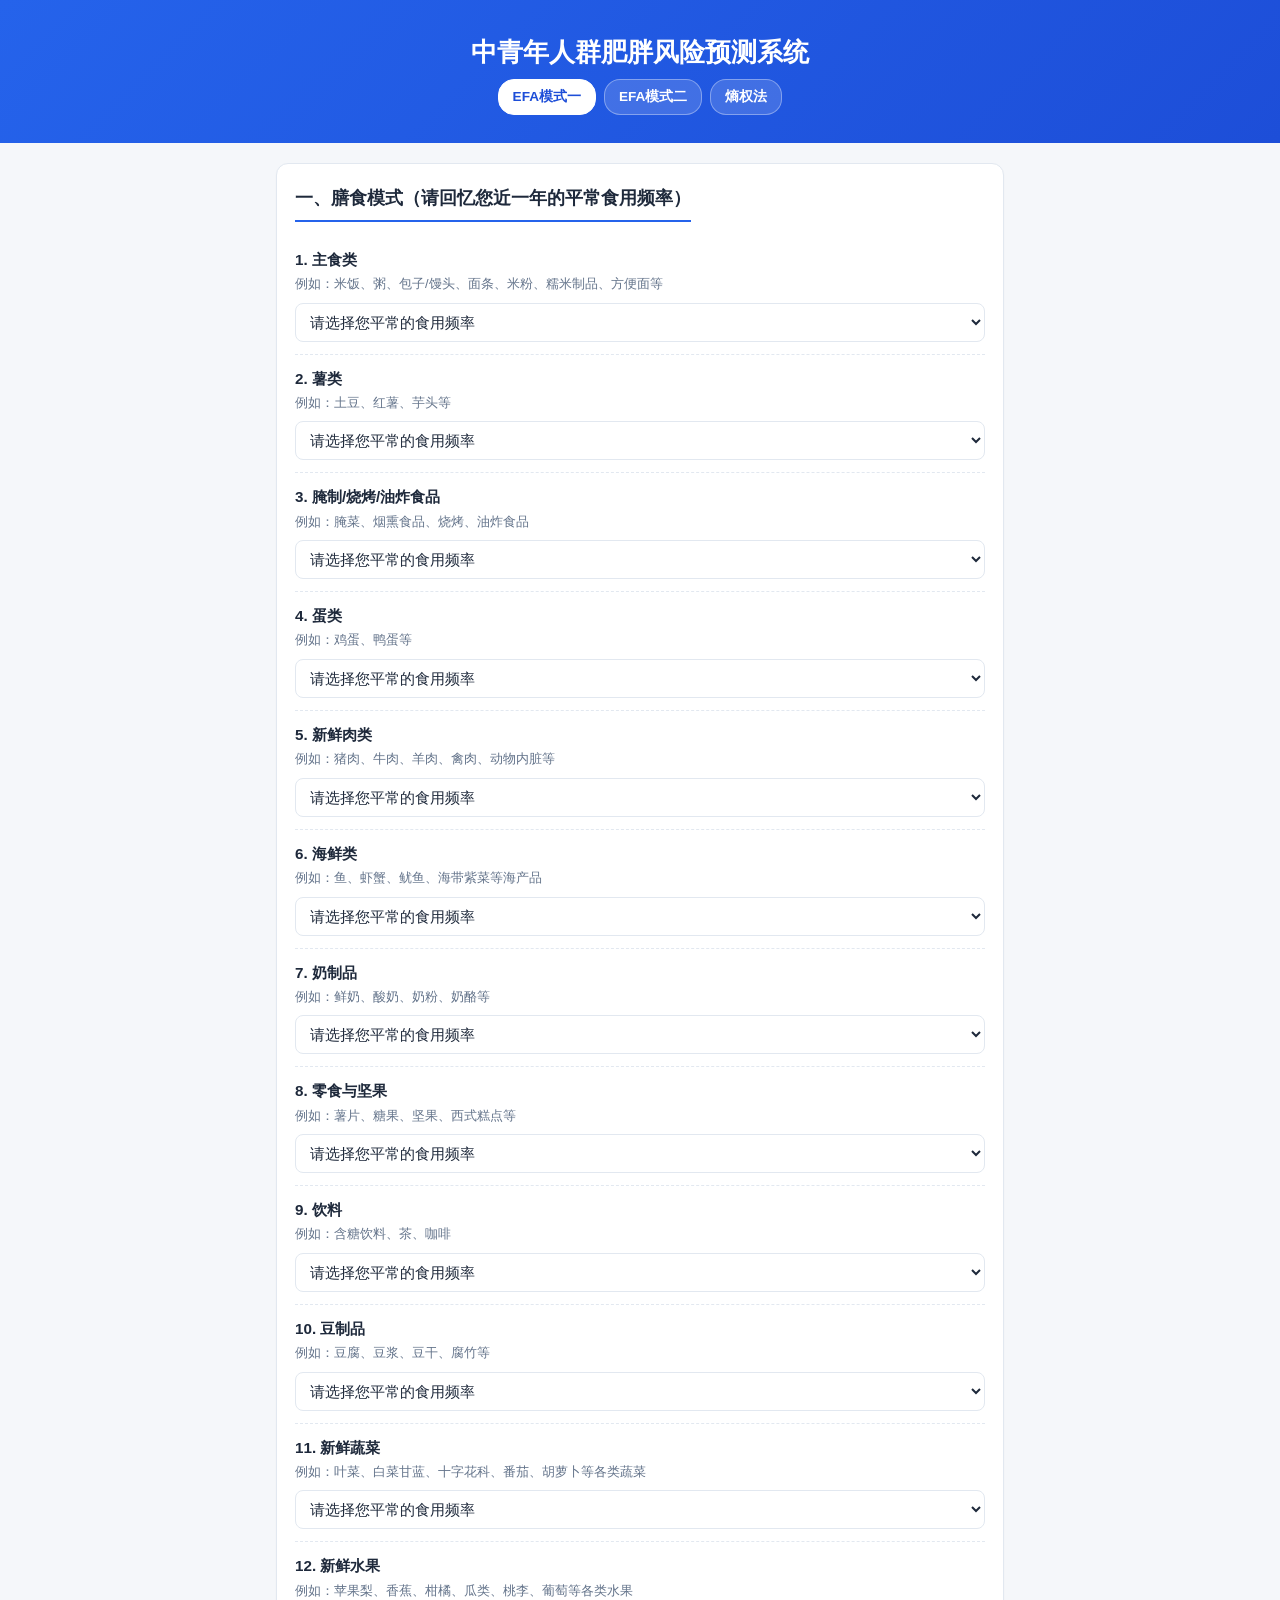
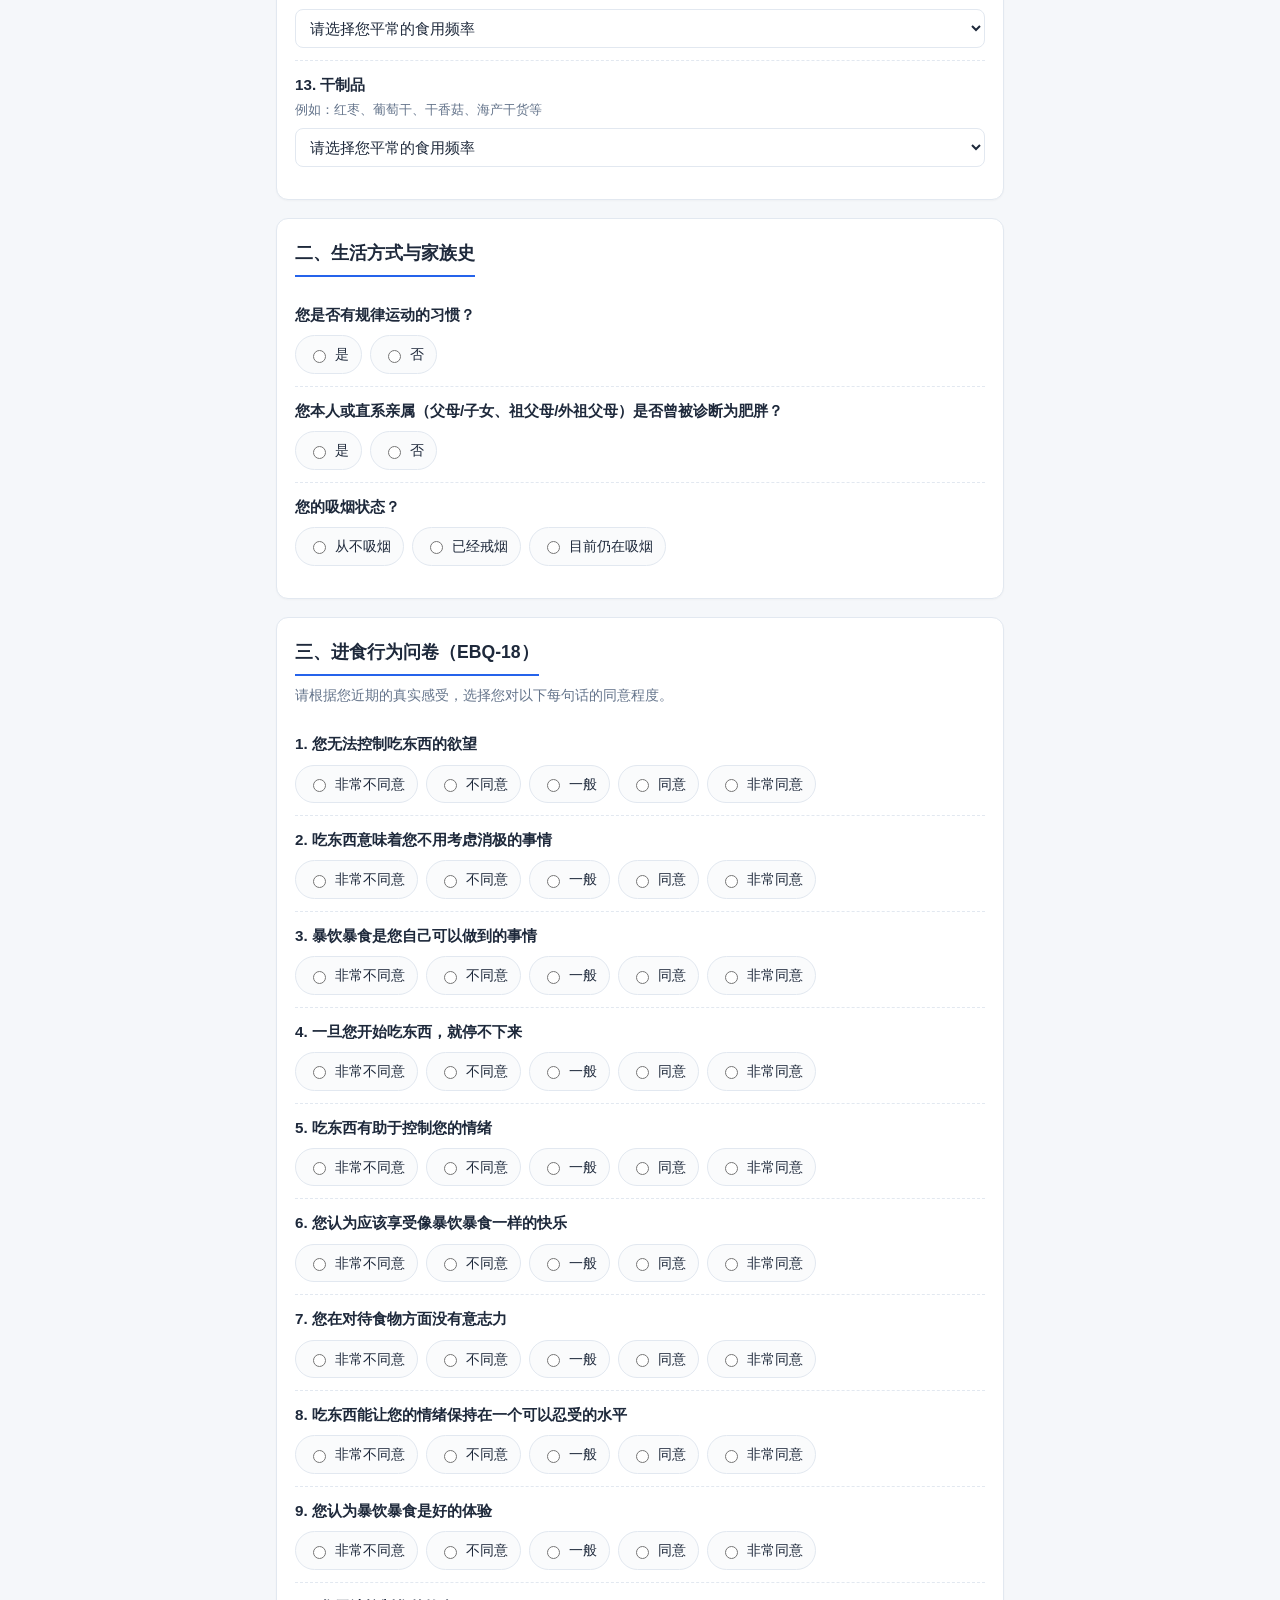
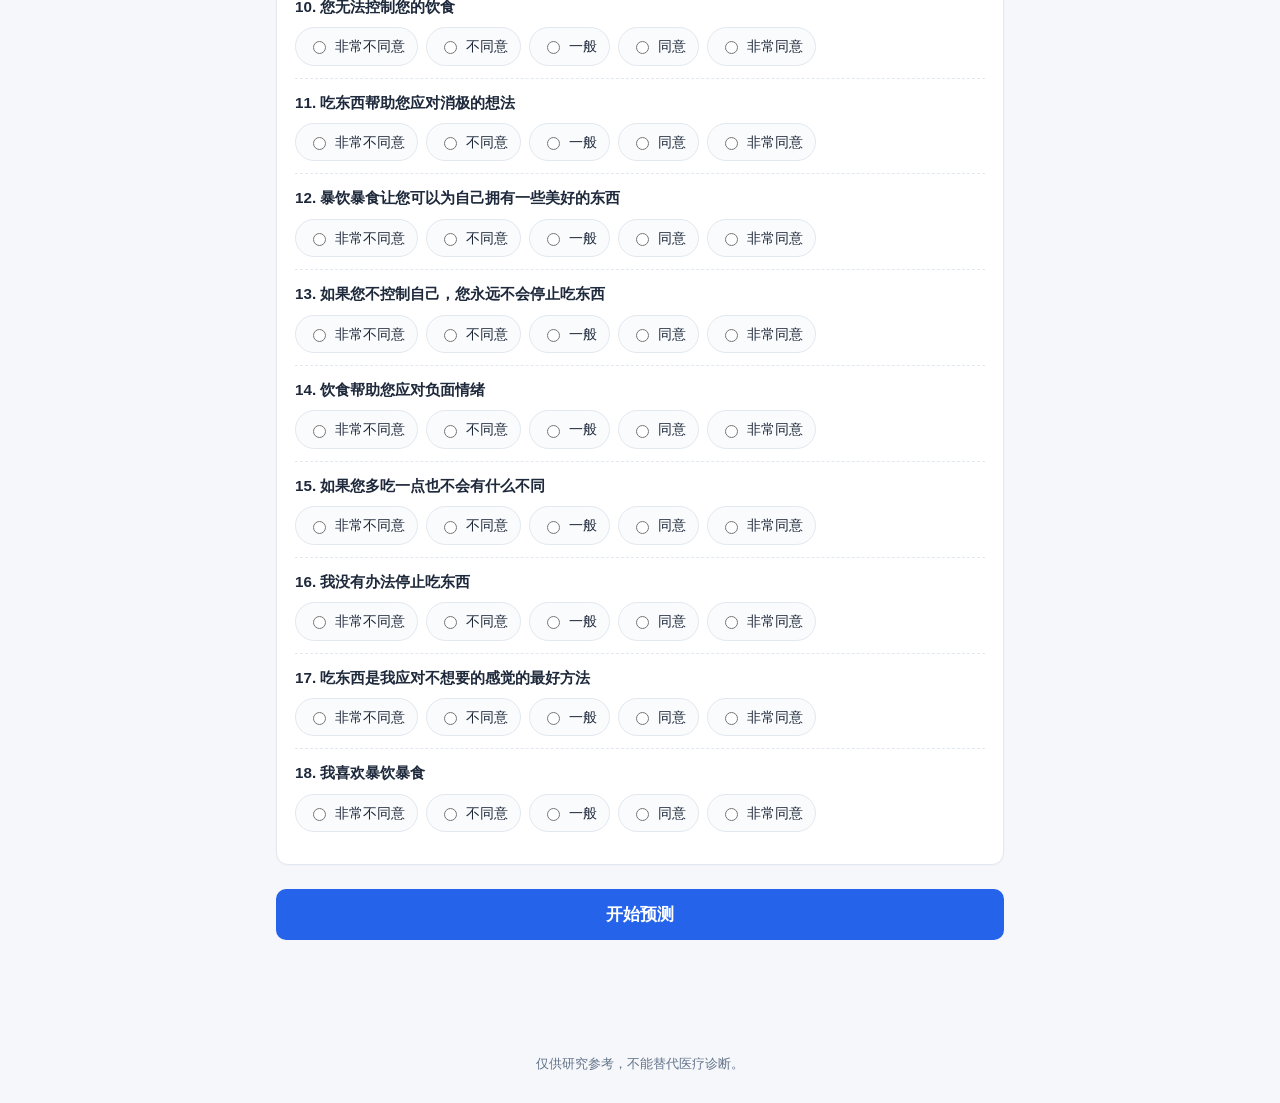
<file: index.html>
<!DOCTYPE html>
<html lang="zh-CN">
<head>
<meta charset="UTF-8" />
<meta name="viewport" content="width=device-width, initial-scale=1.0" />
<title>中青年人群肥胖风险预测系统 | Obesity Risk Prediction</title>
<link rel="stylesheet" href="style.css" />
</head>
<body>
<header class="site-header">
  <h1>中青年人群肥胖风险预测系统</h1>
  <nav class="mode-nav">
    <a class="mode-link active" href="index.html">EFA模式一</a>
    <a class="mode-link" href="mode2.html">EFA模式二</a>
    <a class="mode-link" href="entropy.html">熵权法</a>
  </nav>
</header>

<main class="container">
  <form id="predict-form">
    <section class="card">
      <h2>一、膳食模式（请回忆您近一年的平常食用频率）</h2>
      <div id="grp-questions"></div>
    </section>

    <section class="card">
      <h2>二、生活方式与家族史</h2>
      <div class="q-item">
        <label class="q-label">您是否有规律运动的习惯？</label>
        <div class="radio-row">
          <label class="radio-opt"><input type="radio" name="exercise" value="1" required /><span>是</span></label>
          <label class="radio-opt"><input type="radio" name="exercise" value="2" required /><span>否</span></label>
        </div>
      </div>
      <div class="q-item">
        <label class="q-label">您本人或直系亲属（父母/子女、祖父母/外祖父母）是否曾被诊断为肥胖？</label>
        <div class="radio-row">
          <label class="radio-opt"><input type="radio" name="fam_obesity" value="1" required /><span>是</span></label>
          <label class="radio-opt"><input type="radio" name="fam_obesity" value="0" required /><span>否</span></label>
        </div>
      </div>
      <div class="q-item">
        <label class="q-label">您的吸烟状态？</label>
        <div class="radio-row">
          <label class="radio-opt"><input type="radio" name="smoking" value="1" required /><span>从不吸烟</span></label>
          <label class="radio-opt"><input type="radio" name="smoking" value="2" required /><span>已经戒烟</span></label>
          <label class="radio-opt"><input type="radio" name="smoking" value="3" required /><span>目前仍在吸烟</span></label>
        </div>
      </div>
    </section>

    <section class="card">
      <h2>三、进食行为问卷（EBQ-18）</h2>
      <p class="q-desc">请根据您近期的真实感受，选择您对以下每句话的同意程度。</p>
      <div id="ebq-questions"></div>
    </section>

    <button type="submit" class="submit-btn">开始预测</button>
  </form>

  <div id="result" hidden></div>
</main>

<footer class="site-footer">
  <p>仅供研究参考，不能替代医疗诊断。</p>
</footer>

<script src="script.js"></script>
</body>
</html>
</file>
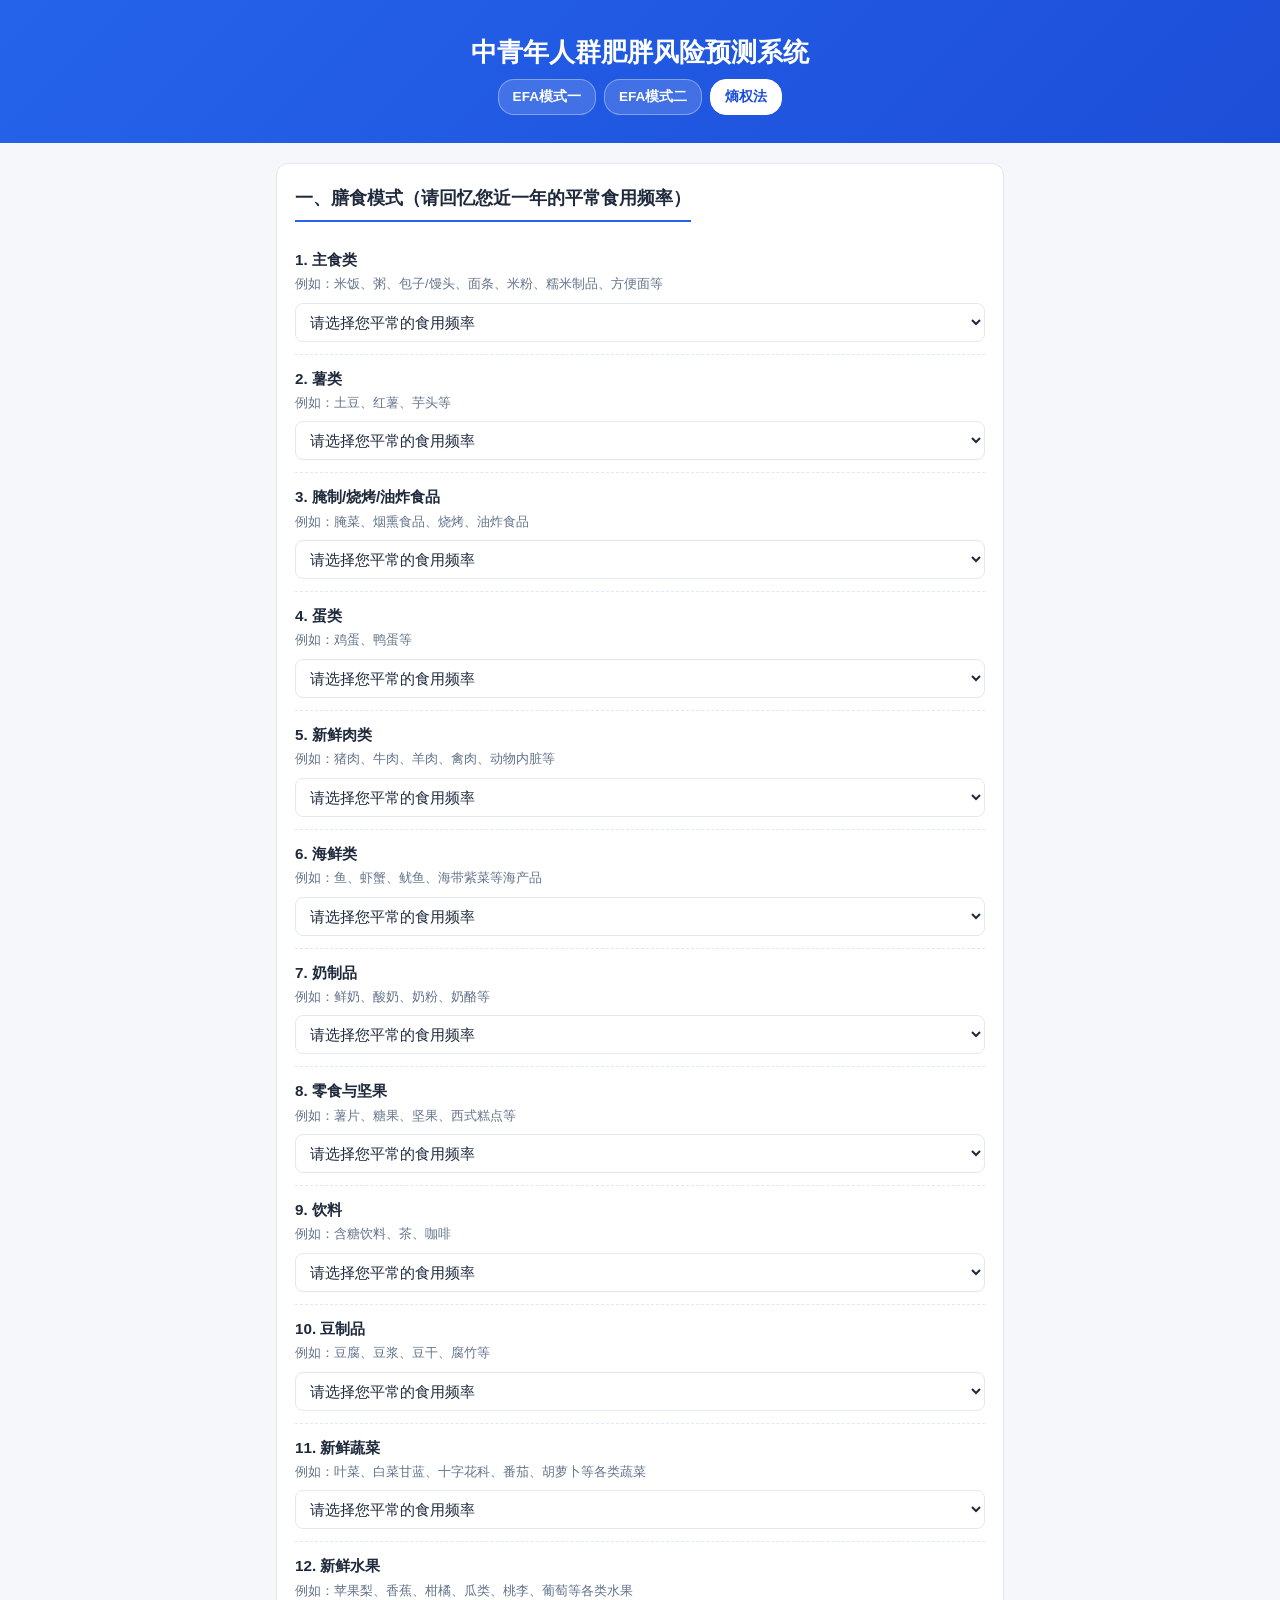
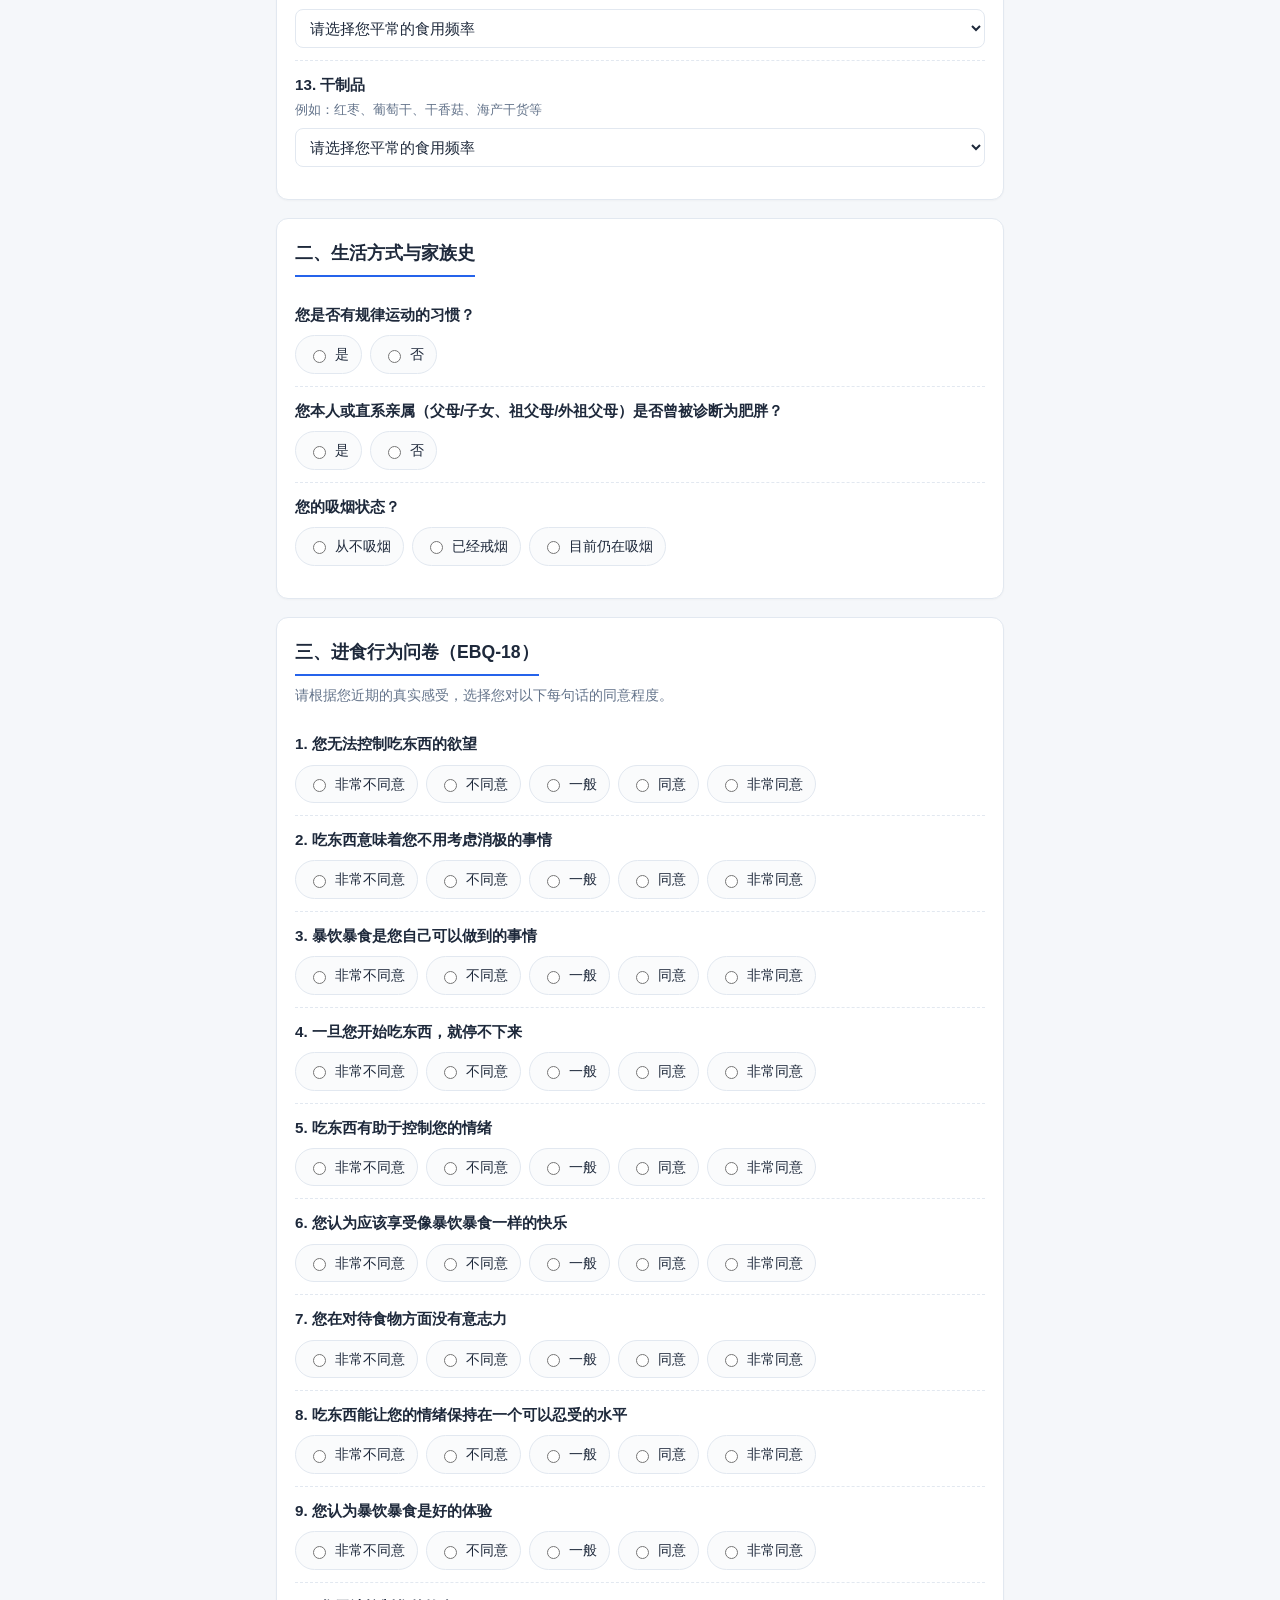
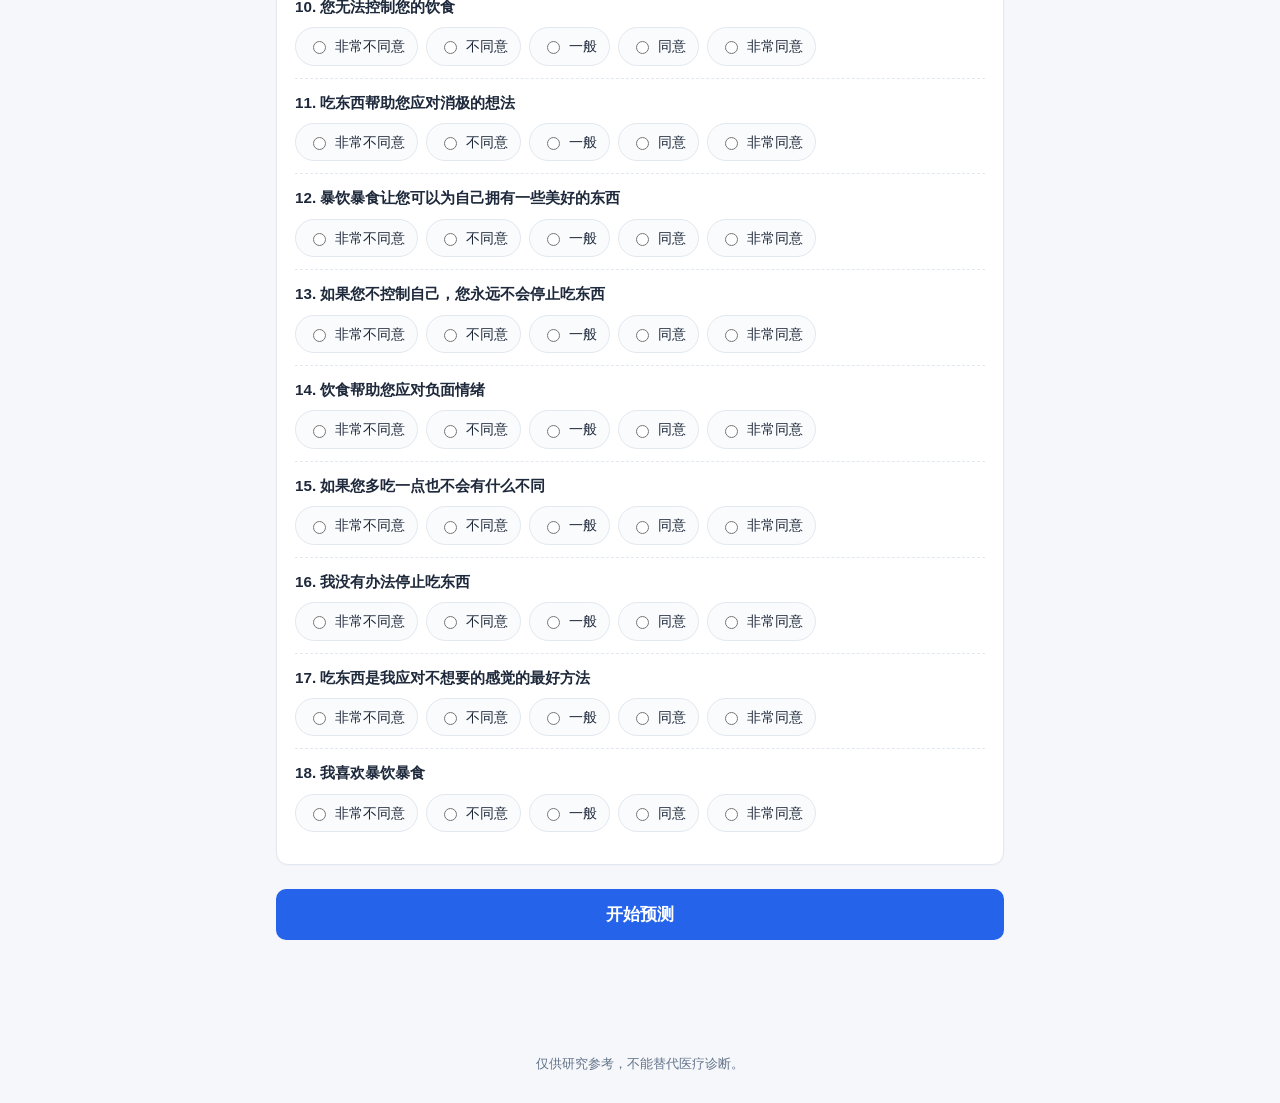
<file: entropy.html>
<!DOCTYPE html>
<html lang="zh-CN">
<head>
<meta charset="UTF-8" />
<meta name="viewport" content="width=device-width, initial-scale=1.0" />
<title>中青年人群肥胖风险预测系统（熵权法） | Obesity Risk Prediction</title>
<link rel="stylesheet" href="style.css" />
</head>
<body>
<header class="site-header">
  <h1>中青年人群肥胖风险预测系统</h1>
  <nav class="mode-nav">
    <a class="mode-link" href="index.html">EFA模式一</a>
    <a class="mode-link" href="mode2.html">EFA模式二</a>
    <a class="mode-link active" href="entropy.html">熵权法</a>
  </nav>
</header>

<main class="container">
  <form id="predict-form">
    <section class="card">
      <h2>一、膳食模式（请回忆您近一年的平常食用频率）</h2>
      <div id="grp-questions"></div>
    </section>

    <section class="card">
      <h2>二、生活方式与家族史</h2>
      <div class="q-item">
        <label class="q-label">您是否有规律运动的习惯？</label>
        <div class="radio-row">
          <label class="radio-opt"><input type="radio" name="exercise" value="1" required /><span>是</span></label>
          <label class="radio-opt"><input type="radio" name="exercise" value="2" required /><span>否</span></label>
        </div>
      </div>
      <div class="q-item">
        <label class="q-label">您本人或直系亲属（父母/子女、祖父母/外祖父母）是否曾被诊断为肥胖？</label>
        <div class="radio-row">
          <label class="radio-opt"><input type="radio" name="fam_obesity" value="1" required /><span>是</span></label>
          <label class="radio-opt"><input type="radio" name="fam_obesity" value="0" required /><span>否</span></label>
        </div>
      </div>
      <div class="q-item">
        <label class="q-label">您的吸烟状态？</label>
        <div class="radio-row">
          <label class="radio-opt"><input type="radio" name="smoking" value="1" required /><span>从不吸烟</span></label>
          <label class="radio-opt"><input type="radio" name="smoking" value="2" required /><span>已经戒烟</span></label>
          <label class="radio-opt"><input type="radio" name="smoking" value="3" required /><span>目前仍在吸烟</span></label>
        </div>
      </div>
    </section>

    <section class="card">
      <h2>三、进食行为问卷（EBQ-18）</h2>
      <p class="q-desc">请根据您近期的真实感受，选择您对以下每句话的同意程度。</p>
      <div id="ebq-questions"></div>
    </section>

    <button type="submit" class="submit-btn">开始预测</button>
  </form>

  <div id="result" hidden></div>
</main>

<footer class="site-footer">
  <p>仅供研究参考，不能替代医疗诊断。</p>
</footer>

<script src="script_entropy.js"></script>
</body>
</html>
</file>
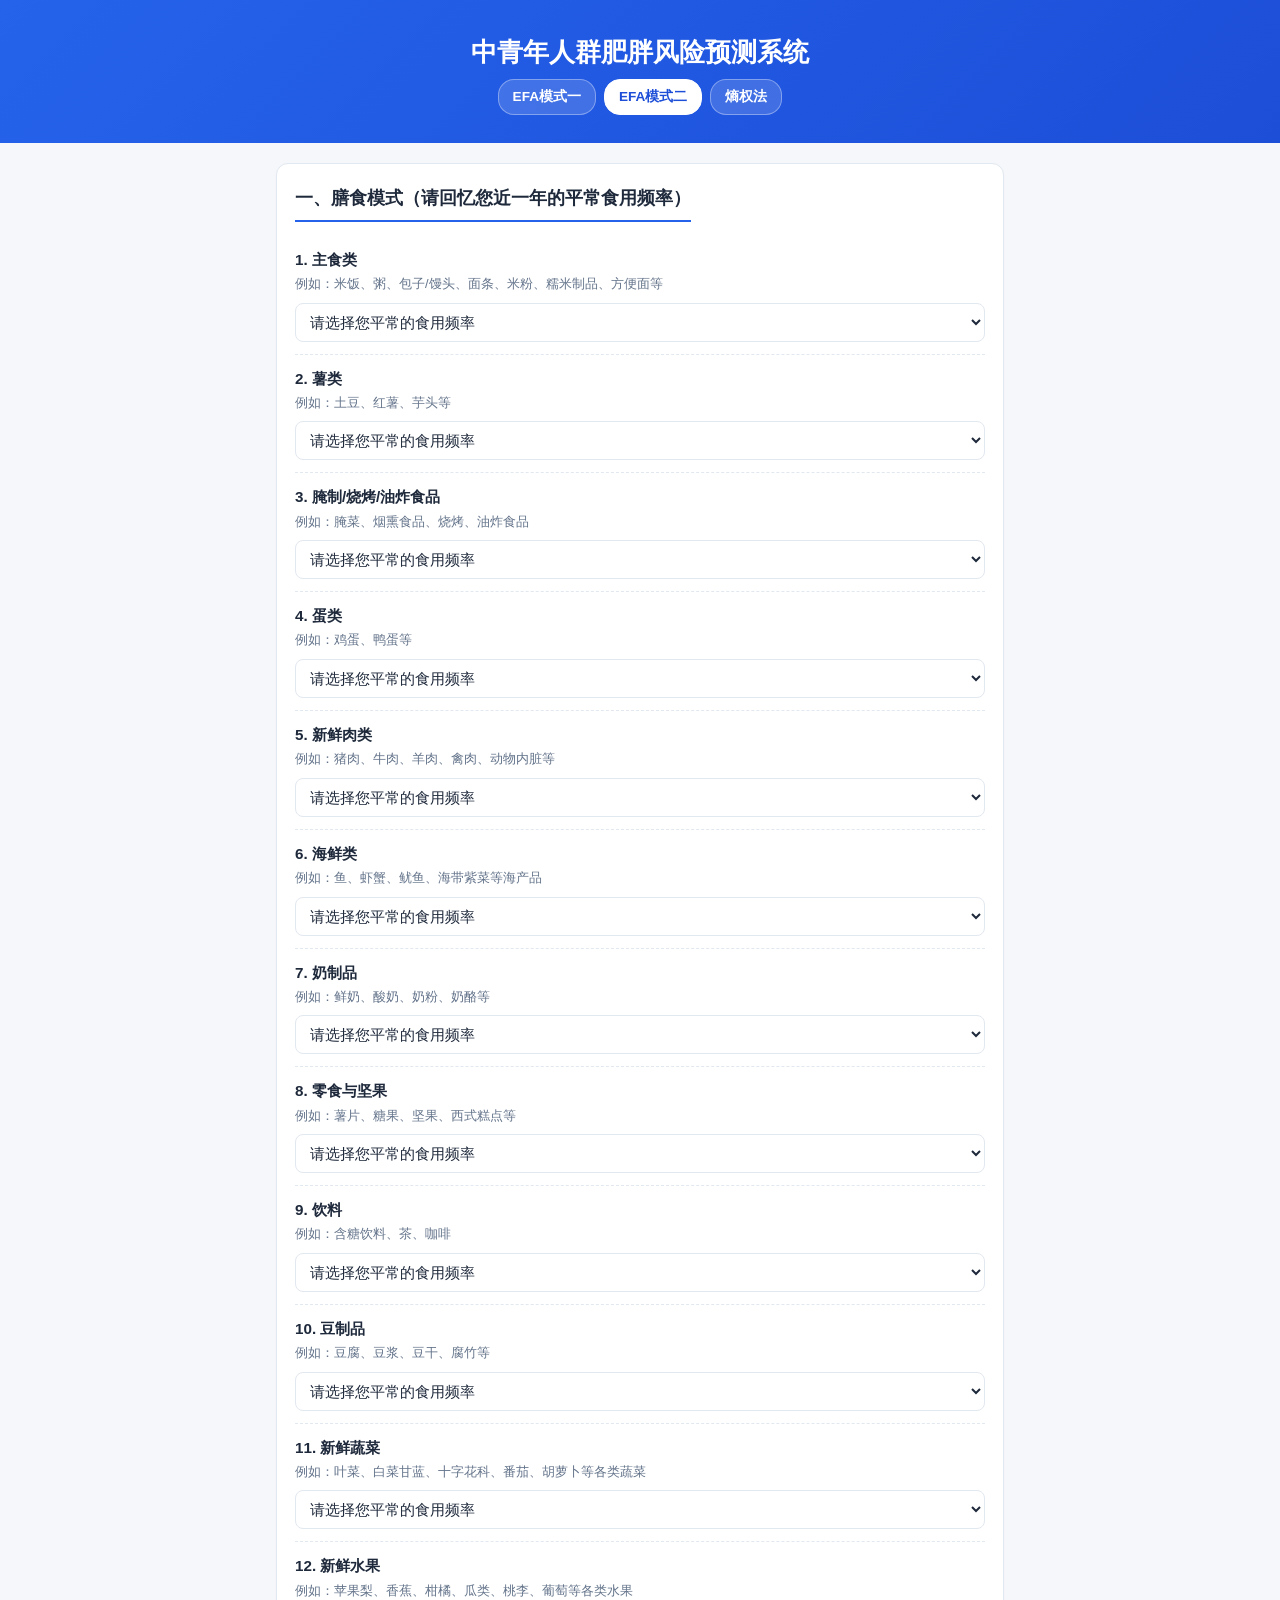
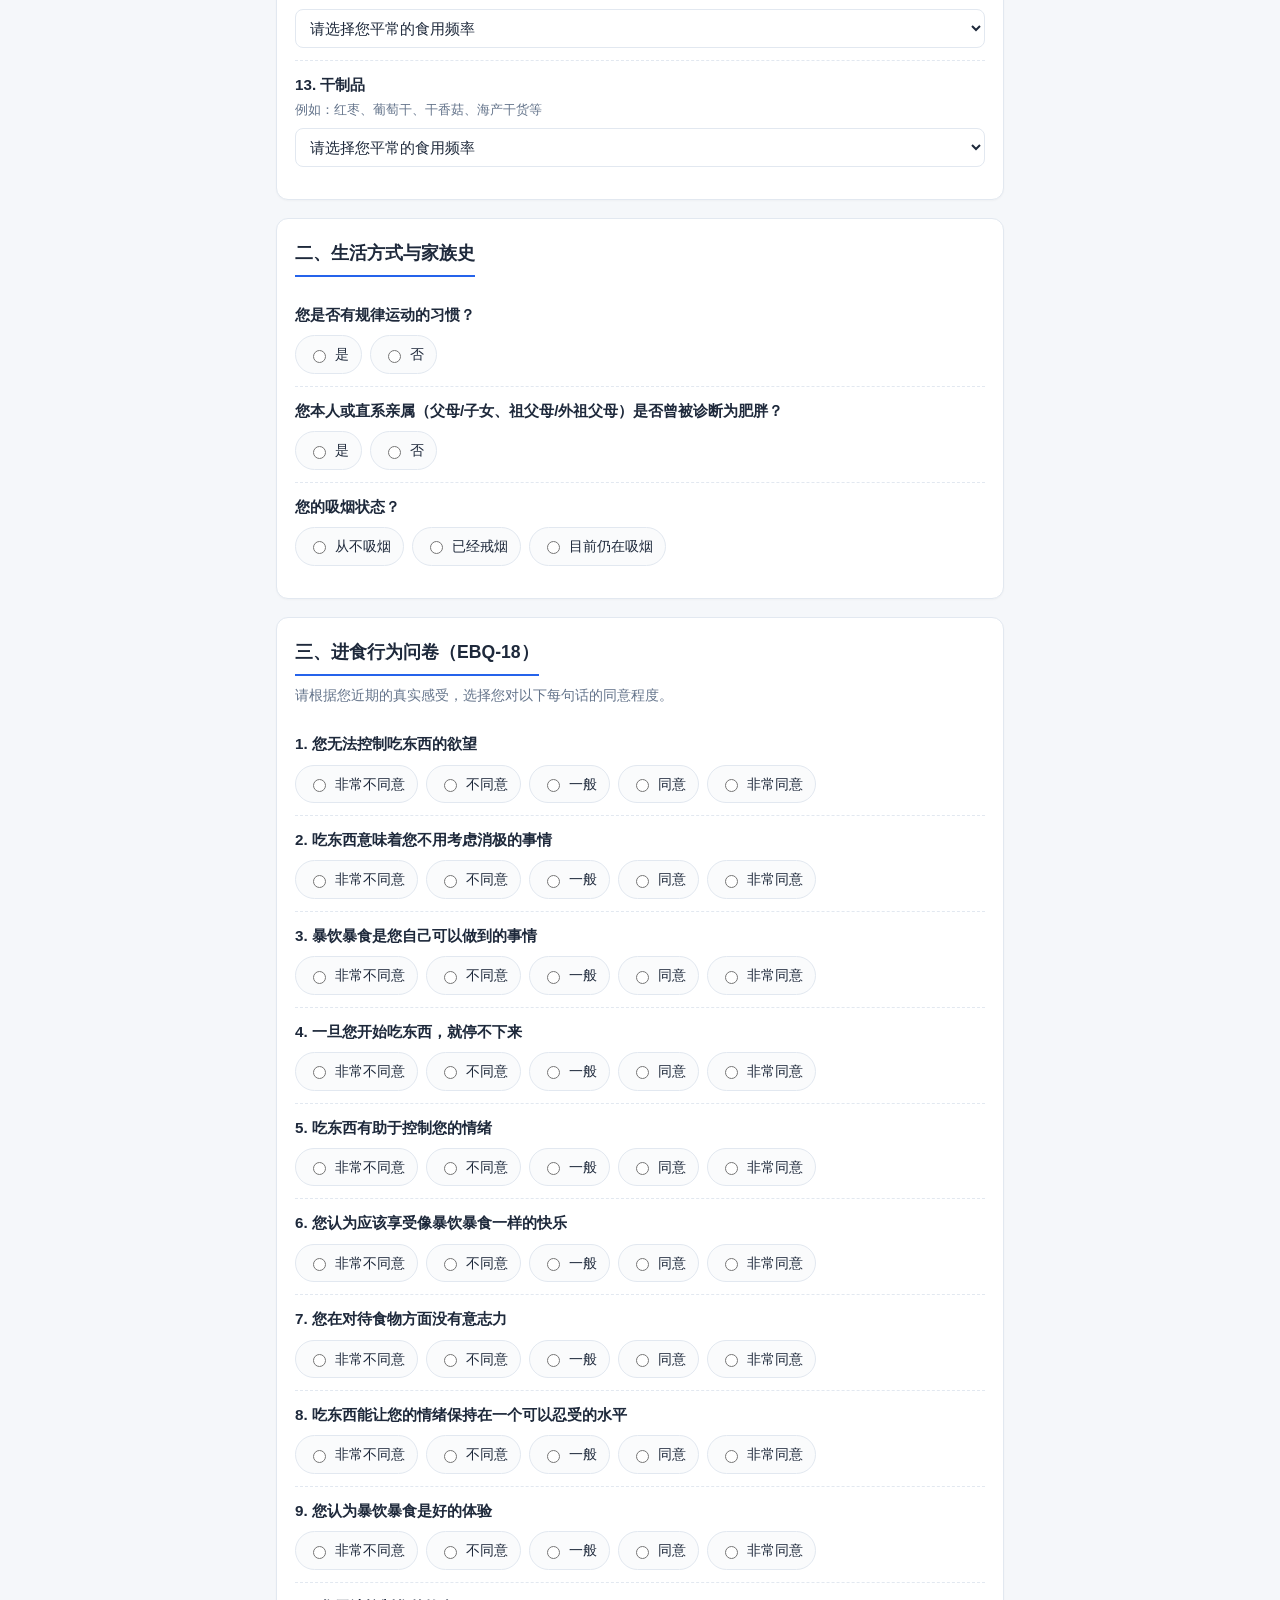
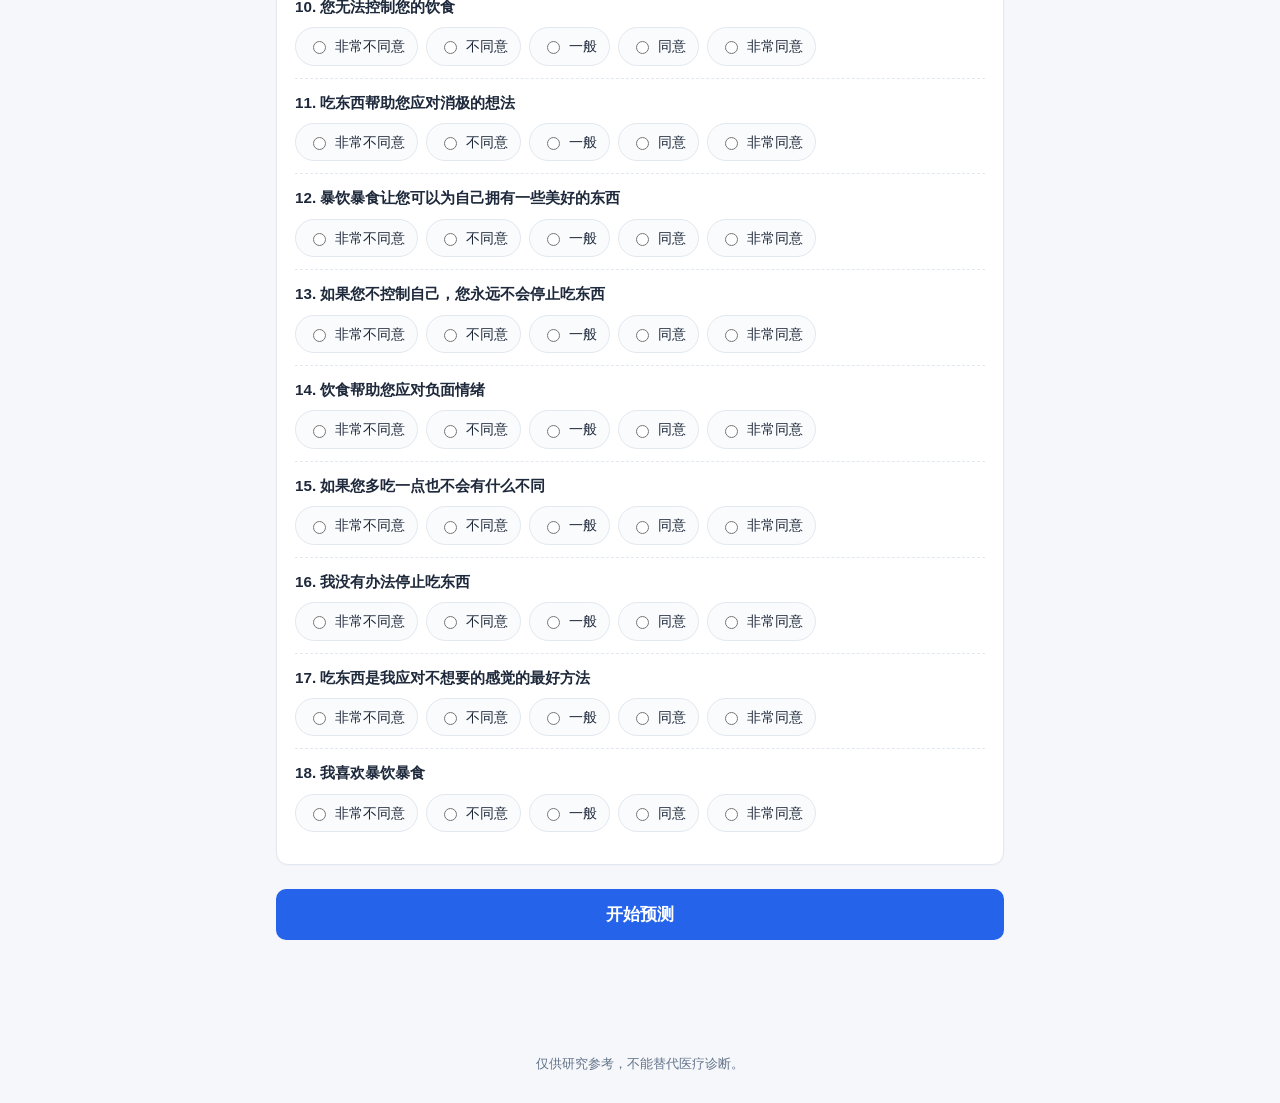
<file: mode2.html>
<!DOCTYPE html>
<html lang="zh-CN">
<head>
<meta charset="UTF-8" />
<meta name="viewport" content="width=device-width, initial-scale=1.0" />
<title>中青年人群肥胖风险预测系统（EFA模式二） | Obesity Risk Prediction</title>
<link rel="stylesheet" href="style.css" />
</head>
<body>
<header class="site-header">
  <h1>中青年人群肥胖风险预测系统</h1>
  <nav class="mode-nav">
    <a class="mode-link" href="index.html">EFA模式一</a>
    <a class="mode-link active" href="mode2.html">EFA模式二</a>
    <a class="mode-link" href="entropy.html">熵权法</a>
  </nav>
</header>

<main class="container">
  <form id="predict-form">
    <section class="card">
      <h2>一、膳食模式（请回忆您近一年的平常食用频率）</h2>
      <div id="grp-questions"></div>
    </section>

    <section class="card">
      <h2>二、生活方式与家族史</h2>
      <div class="q-item">
        <label class="q-label">您是否有规律运动的习惯？</label>
        <div class="radio-row">
          <label class="radio-opt"><input type="radio" name="exercise" value="1" required /><span>是</span></label>
          <label class="radio-opt"><input type="radio" name="exercise" value="2" required /><span>否</span></label>
        </div>
      </div>
      <div class="q-item">
        <label class="q-label">您本人或直系亲属（父母/子女、祖父母/外祖父母）是否曾被诊断为肥胖？</label>
        <div class="radio-row">
          <label class="radio-opt"><input type="radio" name="fam_obesity" value="1" required /><span>是</span></label>
          <label class="radio-opt"><input type="radio" name="fam_obesity" value="0" required /><span>否</span></label>
        </div>
      </div>
      <div class="q-item">
        <label class="q-label">您的吸烟状态？</label>
        <div class="radio-row">
          <label class="radio-opt"><input type="radio" name="smoking" value="1" required /><span>从不吸烟</span></label>
          <label class="radio-opt"><input type="radio" name="smoking" value="2" required /><span>已经戒烟</span></label>
          <label class="radio-opt"><input type="radio" name="smoking" value="3" required /><span>目前仍在吸烟</span></label>
        </div>
      </div>
    </section>

    <section class="card">
      <h2>三、进食行为问卷（EBQ-18）</h2>
      <p class="q-desc">请根据您近期的真实感受，选择您对以下每句话的同意程度。</p>
      <div id="ebq-questions"></div>
    </section>

    <button type="submit" class="submit-btn">开始预测</button>
  </form>

  <div id="result" hidden></div>
</main>

<footer class="site-footer">
  <p>仅供研究参考，不能替代医疗诊断。</p>
</footer>

<script src="script_mode2.js"></script>
</body>
</html>
</file>
<file: style.css>
:root {
  --primary: #2563eb;
  --primary-dark: #1d4ed8;
  --bg: #f5f7fa;
  --card-bg: #ffffff;
  --border: #e2e8f0;
  --text: #1e293b;
  --text-muted: #64748b;
  --danger: #dc2626;
  --danger-bg: #fef2f2;
  --safe: #16a34a;
  --safe-bg: #f0fdf4;
}

* { box-sizing: border-box; }

body {
  margin: 0;
  font-family: "Microsoft YaHei", "PingFang SC", -apple-system, sans-serif;
  background: var(--bg);
  color: var(--text);
  line-height: 1.6;
}

.site-header {
  background: linear-gradient(135deg, var(--primary), var(--primary-dark));
  color: #fff;
  padding: 32px 16px 28px;
  text-align: center;
}
.site-header h1 { margin: 0 0 6px; font-size: 1.6rem; }
.site-header .subtitle { margin: 0 0 14px; opacity: 0.9; font-size: 0.9rem; }

.mode-nav {
  display: flex;
  justify-content: center;
  gap: 8px;
  flex-wrap: wrap;
}
.mode-link {
  color: #fff;
  text-decoration: none;
  font-size: 0.85rem;
  font-weight: 600;
  padding: 6px 14px;
  border-radius: 16px;
  background: rgba(255, 255, 255, 0.15);
  border: 1px solid rgba(255, 255, 255, 0.35);
  transition: background 0.15s;
}
.mode-link:hover { background: rgba(255, 255, 255, 0.28); }
.mode-link.active {
  background: #fff;
  color: var(--primary-dark);
  border-color: #fff;
}

.container {
  max-width: 760px;
  margin: 0 auto;
  padding: 20px 16px 60px;
}

.card {
  background: var(--card-bg);
  border: 1px solid var(--border);
  border-radius: 12px;
  padding: 20px 18px;
  margin-bottom: 18px;
  box-shadow: 0 1px 2px rgba(0,0,0,0.03);
}
.card h2 {
  font-size: 1.1rem;
  margin: 0 0 14px;
  padding-bottom: 8px;
  border-bottom: 2px solid var(--primary);
  display: inline-block;
}

.q-desc { color: var(--text-muted); font-size: 0.88rem; margin-top: -6px; }

.q-item {
  padding: 12px 0;
  border-bottom: 1px dashed var(--border);
}
.q-item:last-child { border-bottom: none; }

.q-label {
  display: block;
  font-weight: 600;
  margin-bottom: 8px;
  font-size: 0.95rem;
}
.q-hint {
  display: block;
  font-weight: 400;
  color: var(--text-muted);
  font-size: 0.8rem;
  margin-top: 2px;
}

select {
  width: 100%;
  padding: 9px 10px;
  border: 1px solid var(--border);
  border-radius: 8px;
  font-size: 0.95rem;
  background: #fff;
  color: var(--text);
}

.radio-row {
  display: flex;
  flex-wrap: wrap;
  gap: 8px;
}
.radio-opt {
  display: flex;
  align-items: center;
  gap: 6px;
  padding: 7px 12px;
  border: 1px solid var(--border);
  border-radius: 20px;
  cursor: pointer;
  font-size: 0.88rem;
  background: #fafbfc;
  transition: background 0.15s, border-color 0.15s;
}
.radio-opt:has(input:checked) {
  background: #eff6ff;
  border-color: var(--primary);
  color: var(--primary-dark);
  font-weight: 600;
}
.radio-opt input { accent-color: var(--primary); }

.submit-btn {
  display: block;
  width: 100%;
  padding: 14px;
  font-size: 1.05rem;
  font-weight: 700;
  color: #fff;
  background: var(--primary);
  border: none;
  border-radius: 10px;
  cursor: pointer;
  margin: 24px 0;
}
.submit-btn:hover { background: var(--primary-dark); }

#result { margin-bottom: 20px; }
.result-card {
  border-radius: 14px;
  padding: 24px 20px;
  text-align: center;
  border: 2px solid;
}
.result-card.risk-high { background: var(--danger-bg); border-color: var(--danger); }
.result-card.risk-low { background: var(--safe-bg); border-color: var(--safe); }
.result-pct { font-size: 2.4rem; font-weight: 800; }
.risk-high .result-pct { color: var(--danger); }
.risk-low .result-pct { color: var(--safe); }
.result-text { font-size: 1.05rem; font-weight: 600; margin-top: 4px; }
.result-sub { font-size: 0.82rem; color: var(--text-muted); margin-top: 8px; }

.site-footer {
  text-align: center;
  color: var(--text-muted);
  font-size: 0.82rem;
  padding: 16px;
}

@media (max-width: 480px) {
  .site-header h1 { font-size: 1.3rem; }
  .radio-opt { font-size: 0.82rem; padding: 6px 10px; }
}
</file>
